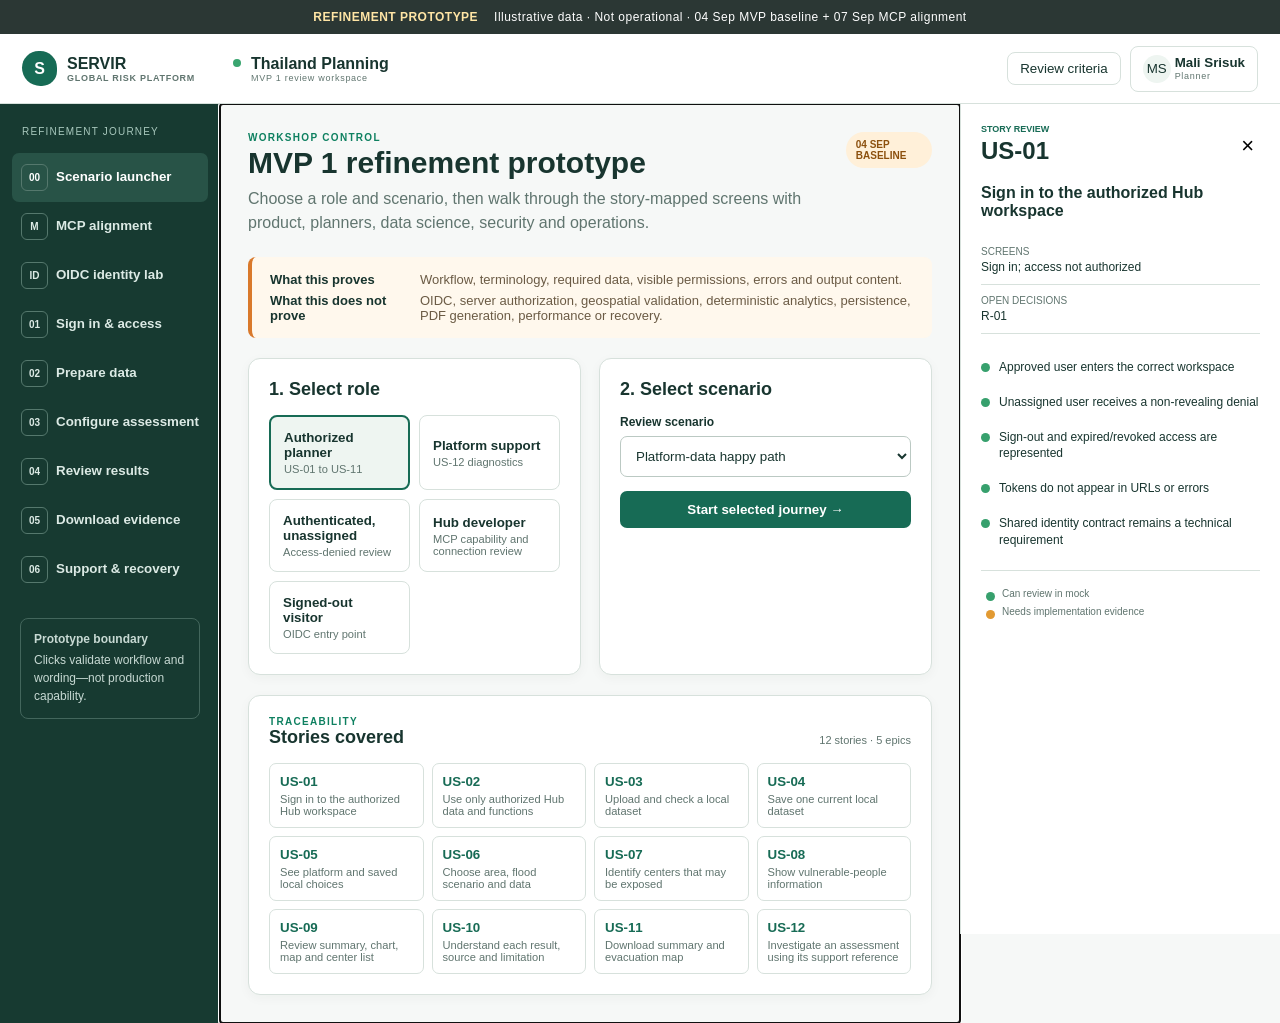
<file: public/mvp1/index.html>
<!doctype html>
<html lang="en">
<head>
  <meta charset="utf-8" />
  <meta name="viewport" content="width=device-width,initial-scale=1" />
  <title>GRP MVP 1 — Refinement Prototype</title>
  <link rel="stylesheet" href="mvp1.css" />
</head>
<body>
  <div class="prototype-ribbon"><strong>REFINEMENT PROTOTYPE</strong><span>Illustrative data · Not operational · 04 Sep MVP baseline + 07 Sep MCP alignment</span></div>
  <header class="topbar">
    <a class="brand" href="#launcher" aria-label="MVP 1 refinement home"><span class="brand-mark">S</span><span>SERVIR<small>GLOBAL RISK PLATFORM</small></span></a>
    <div class="workspace"><span></span><b>Thailand Planning</b><small>MVP 1 review workspace</small></div>
    <div class="top-actions"><button class="quiet" id="criteriaToggle" aria-pressed="true">Review criteria</button><button class="user-button" id="userButton"><span id="userInitials">MS</span><b id="userName">Mali Srisuk</b><small id="userRole">Planner</small></button></div>
  </header>

  <div class="layout">
    <nav class="side-nav" aria-label="MVP journey">
      <p>REFINEMENT JOURNEY</p>
      <button data-screen="launcher"><span>00</span>Scenario launcher</button>
      <button data-screen="mcp"><span>M</span>MCP alignment</button>
      <button data-screen="oidc" data-story="US-01"><span>ID</span>OIDC identity lab</button>
      <button data-screen="signin" data-story="US-01"><span>01</span>Sign in & access</button>
      <button data-screen="sources" data-story="US-03"><span>02</span>Prepare data</button>
      <button data-screen="configure" data-story="US-06"><span>03</span>Configure assessment</button>
      <button data-screen="results" data-story="US-09"><span>04</span>Review results</button>
      <button data-screen="downloads" data-story="US-11"><span>05</span>Download evidence</button>
      <button data-screen="support" data-story="US-12"><span>06</span>Support & recovery</button>
      <div class="nav-note"><b>Prototype boundary</b><p>Clicks validate workflow and wording—not production capability.</p></div>
    </nav>

    <main id="mainContent" tabindex="-1">
      <section class="screen" data-screen-panel="launcher">
        <div class="page-heading"><div><p class="eyebrow">WORKSHOP CONTROL</p><h1>MVP 1 refinement prototype</h1><p>Choose a role and scenario, then walk through the story-mapped screens with product, planners, data science, security and operations.</p></div><span class="tag proposed">04 SEP BASELINE</span></div>
        <div class="warning callout"><b>What this proves</b><p>Workflow, terminology, required data, visible permissions, errors and output content.</p><b>What this does not prove</b><p>OIDC, server authorization, geospatial validation, deterministic analytics, persistence, PDF generation, performance or recovery.</p></div>
        <div class="launcher-grid">
          <section class="card"><h2>1. Select role</h2><div class="choice-list" id="roleChoices">
            <button data-role="planner" class="selected"><b>Authorized planner</b><small>US-01 to US-11</small></button>
            <button data-role="support"><b>Platform support</b><small>US-12 diagnostics</small></button>
            <button data-role="unauthorized"><b>Authenticated, unassigned</b><small>Access-denied review</small></button>
            <button data-role="developer"><b>Hub developer</b><small>MCP capability and connection review</small></button>
            <button data-role="signedout"><b>Signed-out visitor</b><small>OIDC entry point</small></button>
          </div></section>
          <section class="card"><h2>2. Select scenario</h2><label class="field"><span>Review scenario</span><select id="scenarioSelect"><option value="happy">Platform-data happy path</option><option value="local">Saved local data path</option><option value="upload-error">Invalid upload</option><option value="replace-error">Failed replacement</option><option value="vulnerability-error">Vulnerability unavailable</option><option value="calculation-error">Calculation failure</option><option value="mcp-gap">MCP declared gap / refusal</option><option value="verification-error">Grounding verification failure</option><option value="mcp-unavailable">MCP unavailable after analysis</option><option value="cross-hub">Cross-Hub access denied</option><option value="export-error">Export failure</option></select></label><button class="primary full" id="startJourney">Start selected journey →</button></section>
        </div>
        <section class="card story-map"><div class="section-head"><div><p class="eyebrow">TRACEABILITY</p><h2>Stories covered</h2></div><span>12 stories · 5 epics</span></div><div id="storyGrid" class="story-grid"></div></section>
      </section>

      <section class="screen" data-screen-panel="mcp" hidden>
        <div class="page-heading"><div><p class="eyebrow">MCP ALIGNMENT v0.2 · WORKSHOP VIEW</p><h1>Hub–platform capability map</h1><p>Review what the Thailand product needs, what SIG MCP appears to provide, and which responsibilities still require agreement with Jordan.</p></div><span class="tag proposed">NOT CONNECTED</span></div>
        <div id="mcpContent"></div>
      </section>

      <section class="screen" data-screen-panel="oidc" hidden>
        <div class="page-heading"><div><p class="eyebrow">US-01 / US-02 · IDENTITY EXPLAINER</p><h1>OIDC identity and role lab</h1><p>Click through one-time application registration, a normal planner sign-in, token purposes and server-side role authorization.</p></div><span class="tag proposed">SIMULATED</span></div>
        <div id="oidcContent"></div>
      </section>

      <section class="screen" data-screen-panel="signin" hidden>
        <div class="auth-shell">
          <div class="auth-context"><p class="eyebrow">THAILAND REFERENCE EXPERIENCE</p><h1>Flood-exposure planning evidence</h1><p>Identify evacuation centers that may be exposed, review vulnerable-people information and prepare traceable planning outputs.</p><ul><li>Static planning scenarios—not forecasts</li><li>Evidence support—not a safe-center declaration</li><li>Private workspace by default</li></ul></div>
          <div class="auth-card" id="authCard"><p class="eyebrow">AUTHORIZED ACCESS</p><h2>Sign in to your workspace</h2><p>Continue through your approved organization identity provider.</p><button class="primary full" id="signInButton">Continue with organization account</button><p class="micro">Production requires OIDC, verified Hub claims, durable sessions and revocation. This click is simulated.</p></div>
        </div>
      </section>

      <section class="screen" data-screen-panel="sources" hidden>
        <div class="page-heading"><div><p class="eyebrow">EPIC 2 · US-03–US-05</p><h1>Data sources</h1><p>Review platform-provided and current saved local data separately.</p></div><button class="primary" id="openUpload">＋ Upload local dataset</button></div>
        <div id="sourceContent"></div>
      </section>

      <section class="screen" data-screen-panel="configure" hidden>
        <div class="page-heading"><div><p class="eyebrow">EPIC 3 · US-06</p><h1>Configure assessment</h1><p>Choose one explicit area, static flood scenario and authorized source for each input.</p></div><span class="tag proposed">DRAFT</span></div>
        <div class="config-layout"><form class="card" id="configForm"><h2>Assessment inputs</h2>
          <label class="field"><span>Supported area</span><select><option>Phaya Thai District, Bangkok</option><option disabled>Additional production areas — TBC</option></select><small>Boundary source: Thailand administrative boundary · provider/edition TBC</small></label>
          <fieldset><legend>JRC static flood scenario</legend><div class="scenario-options" id="scenarioOptions"></div><p class="info-line">ⓘ A return-period layer is a static planning scenario—not a current forecast or warning.</p></fieldset>
          <fieldset><legend>Required data sources</legend><label class="field"><span>Flood hazard</span><select id="hazardSource"><option>Platform-provided · JRC flood-hazard layer</option><option>Saved local · BMA September flood study</option></select></label><label class="field"><span>Evacuation centers</span><select><option>Saved local · BMA Phaya Thai center register</option><option disabled>Platform source · provider approval pending</option></select></label><label class="field"><span>Vulnerability</span><select><option>Platform-provided · Normalized vulnerability raster</option><option disabled>Saved local · No available dataset</option></select><small>Metric: Normalized vulnerability index, 0–1 · not a population count</small></label></fieldset>
          <button type="button" class="primary full" id="reviewRun">Review and run assessment →</button></form><aside class="card map-preview"><div class="map-title"><b>Area preview</b><span>Illustrative geometry</span></div><div class="mini-map"><div class="river"></div><div class="boundary"></div><b>PHAYA THAI</b></div><dl class="source-summary"><div><dt>Boundary</dt><dd>Provider/edition TBC</dd></div><div><dt>Coverage</dt><dd>Supported for prototype</dd></div><div><dt>Data boundary</dt><dd>Thailand Planning Hub</dd></div></dl></aside></div>
      </section>

      <section class="screen" data-screen-panel="results" hidden>
        <div id="resultContent"></div>
      </section>

      <section class="screen" data-screen-panel="downloads" hidden>
        <div class="page-heading"><div><p class="eyebrow">EPIC 4 · US-11</p><h1>Download planning evidence</h1><p>Downloads remain private to the workspace. Downloading does not publish the assessment.</p></div><span class="tag private">PRIVATE</span></div>
        <div id="downloadContent"></div>
      </section>

      <section class="screen" data-screen-panel="support" hidden>
        <div class="page-heading"><div><p class="eyebrow">EPIC 5 · US-12</p><h1>Assessment support</h1><p>Find a run by assessment or support reference without exposing unnecessary private data.</p></div><span class="tag internal">SUPPORT ONLY</span></div>
        <div id="supportContent"></div>
      </section>
    </main>

    <aside class="criteria-panel" id="criteriaPanel"><div class="criteria-head"><div><p>STORY REVIEW</p><h2 id="criteriaStory">US-01</h2></div><button id="closeCriteria" aria-label="Close criteria">×</button></div><h3 id="criteriaTitle"></h3><dl><div><dt>Screens</dt><dd id="criteriaScreens"></dd></div><div><dt>Open decisions</dt><dd id="criteriaDecisions"></dd></div></dl><div id="criteriaList"></div><div class="criteria-legend"><span><i class="ux"></i>Can review in mock</span><span><i class="real"></i>Needs implementation evidence</span></div></aside>
  </div>

  <dialog id="modal"><div id="modalContent"></div></dialog>
  <div class="toast" id="toast" role="status" aria-live="polite"></div>
  <script src="mock-data.js"></script>
  <script src="mvp1.js"></script>
</body>
</html>
</file>
<file: public/mvp1/mvp1.css>
:root{--ink:#18352f;--muted:#60756f;--green:#176b55;--green2:#0e8060;--pale:#eef5f1;--line:#d7e1dc;--orange:#d9792b;--red:#b54842;--purple:#71508f;--blue:#26769a;--shadow:0 12px 32px rgba(21,55,46,.12);font-family:Inter,Segoe UI,Arial,sans-serif;color:var(--ink);background:#f6f8f7}*{box-sizing:border-box}body{margin:0}.prototype-ribbon{height:34px;background:#2b3734;color:#fff;display:flex;align-items:center;justify-content:center;gap:16px;font-size:12px;letter-spacing:.04em}.prototype-ribbon strong{color:#ffe5a5}.topbar{height:70px;background:#fff;border-bottom:1px solid var(--line);display:flex;align-items:center;padding:0 22px;position:sticky;top:0;z-index:20}.brand{display:flex;align-items:center;gap:10px;color:var(--ink);text-decoration:none;font-weight:800}.brand-mark{width:35px;height:35px;border-radius:50% 50% 45% 55%;display:grid;place-items:center;background:var(--green);color:#fff}.brand small,.workspace small,.user-button small{display:block;font-size:9px;letter-spacing:.08em;color:var(--muted)}.workspace{margin-left:38px;display:grid;grid-template-columns:10px auto;column-gap:8px}.workspace>span{width:8px;height:8px;border-radius:50%;background:#39a56f;grid-row:1/3;margin-top:4px}.top-actions{margin-left:auto;display:flex;gap:9px;align-items:center}.quiet,.user-button{border:1px solid var(--line);background:#fff;border-radius:8px;padding:8px 12px;color:var(--ink);cursor:pointer}.user-button{display:grid;grid-template-columns:32px auto;text-align:left}.user-button>span{grid-row:1/3;width:28px;height:28px;background:var(--pale);border-radius:50%;display:grid;place-items:center;margin-right:7px}.layout{display:grid;grid-template-columns:220px minmax(0,1fr) 320px;min-height:calc(100vh - 104px)}.side-nav{background:#173a31;color:#fff;padding:22px 12px}.side-nav>p{font-size:10px;letter-spacing:.12em;color:#a8c8bd;margin:0 10px 16px}.side-nav>button{width:100%;border:0;background:transparent;color:#dceae5;padding:11px 9px;border-radius:7px;text-align:left;cursor:pointer;font-weight:600}.side-nav>button span{display:inline-grid;place-items:center;width:27px;height:27px;margin-right:8px;border:1px solid #55786d;border-radius:6px;font-size:10px}.side-nav>button:hover,.side-nav>button.active{background:#285347;color:#fff}.nav-note{margin:24px 8px 0;padding:13px;border:1px solid #43665c;border-radius:8px;font-size:12px;color:#c7d9d3}.nav-note p{margin:5px 0 0;line-height:1.5}main{padding:28px;min-width:0}.screen{max-width:1220px;margin:auto}.page-heading{display:flex;justify-content:space-between;align-items:flex-start;margin-bottom:22px;gap:20px}.page-heading h1{margin:3px 0 7px;font-size:30px}.page-heading p:not(.eyebrow){margin:0;max-width:760px;color:var(--muted);line-height:1.5}.eyebrow{margin:0;color:var(--green2);font-weight:800;font-size:10px;letter-spacing:.13em}.tag{padding:7px 10px;border-radius:20px;font-size:10px;font-weight:800}.tag.proposed{background:#fff0d9;color:#8c500e}.tag.private{background:#e8f2fd;color:#205e83}.tag.internal{background:#eee9f6;color:#624480}.card{background:#fff;border:1px solid var(--line);border-radius:12px;padding:20px;box-shadow:0 3px 12px rgba(20,45,38,.04)}.warning.callout{border-left:4px solid var(--orange);background:#fff8ed;padding:15px 18px;border-radius:8px;margin-bottom:20px;display:grid;grid-template-columns:140px 1fr;gap:6px 10px;font-size:13px}.warning.callout p{margin:0;color:#6b5b45}.launcher-grid{display:grid;grid-template-columns:1fr 1fr;gap:18px;margin-bottom:20px}.card h2{font-size:18px;margin:0 0 15px}.choice-list{display:grid;grid-template-columns:1fr 1fr;gap:9px}.choice-list button{padding:13px;text-align:left;border:1px solid var(--line);background:#fff;border-radius:8px;cursor:pointer;color:var(--ink)}.choice-list button.selected{border:2px solid var(--green);background:var(--pale)}.choice-list small{display:block;color:var(--muted);margin-top:3px}.field{display:block;margin:14px 0}.field>span,legend{display:block;font-weight:700;font-size:12px;margin-bottom:7px}.field select,.field input{width:100%;padding:11px;border:1px solid #bbc9c3;border-radius:7px;background:#fff;color:var(--ink)}.field small{display:block;color:var(--muted);margin-top:6px}.primary{border:0;background:var(--green);color:#fff;padding:11px 16px;border-radius:7px;font-weight:700;cursor:pointer}.primary:hover{background:#0d5a46}.full{width:100%}.section-head{display:flex;justify-content:space-between;align-items:center}.section-head span{font-size:11px;color:var(--muted)}.story-grid{display:grid;grid-template-columns:repeat(4,1fr);gap:8px}.story-grid button{border:1px solid var(--line);background:#fff;border-radius:7px;padding:10px;text-align:left;cursor:pointer}.story-grid button:hover{border-color:var(--green)}.story-grid b{color:var(--green);display:block}.story-grid small{display:block;color:var(--muted);margin-top:4px}.auth-shell{min-height:650px;display:grid;grid-template-columns:1.1fr .9fr;background:#fff;border-radius:15px;overflow:hidden;box-shadow:var(--shadow)}.auth-context{padding:70px;background:linear-gradient(145deg,#123c32,#246955);color:#fff}.auth-context .eyebrow{color:#a7e4cf}.auth-context h1{font-size:40px;max-width:540px}.auth-context p,.auth-context li{color:#d7ebe4;line-height:1.6}.auth-card{align-self:center;margin:50px;padding:32px;border:1px solid var(--line);border-radius:12px}.auth-card h2{font-size:25px}.micro{font-size:11px;color:var(--muted);line-height:1.5}.source-group{margin-bottom:20px}.source-group h2{margin-bottom:10px}.source-cards{display:grid;grid-template-columns:1fr 1fr;gap:12px}.source-card{background:#fff;border:1px solid var(--line);border-radius:10px;padding:16px}.source-card header{display:flex;justify-content:space-between}.source-card h3{margin:7px 0}.source-card p{margin:4px 0;color:var(--muted);font-size:12px}.source-card .origin{font-size:10px;font-weight:800;color:var(--green)}.status{display:inline-block;border-radius:14px;padding:5px 8px;font-size:10px;font-weight:800;background:#e5f4eb;color:#276441}.status.tbc{background:#fff0d9;color:#86500f}.status.unavailable{background:#fce8e7;color:#913c38}.config-layout{display:grid;grid-template-columns:1.4fr .6fr;gap:18px}fieldset{border:0;border-top:1px solid var(--line);padding:18px 0;margin:12px 0}.scenario-options{display:grid;grid-template-columns:repeat(4,1fr);gap:8px}.scenario-option{border:1px solid var(--line);background:#fff;border-radius:8px;padding:9px;cursor:pointer;text-align:left}.scenario-option.selected{border:2px solid var(--green);background:var(--pale)}.scenario-option b,.scenario-option small{display:block}.scenario-option small{color:var(--muted);margin-top:3px}.info-line{background:#eef6fb;padding:10px;color:#315f74;font-size:12px}.map-preview{align-self:start}.map-title{display:flex;justify-content:space-between;font-size:12px}.map-title span{color:var(--muted)}.mini-map,.result-map{position:relative;overflow:hidden;background:linear-gradient(25deg,#e9efeb,#dbe6df);border-radius:8px;margin:12px 0}.mini-map{height:260px}.mini-map:before,.result-map:before{content:"";position:absolute;inset:0;background-image:linear-gradient(#fff8 1px,transparent 1px),linear-gradient(90deg,#fff8 1px,transparent 1px);background-size:34px 34px}.river{position:absolute;width:50px;height:130%;background:#a9d7e4;transform:rotate(18deg);left:25%;top:-15%}.boundary{position:absolute;inset:23% 14%;border:3px solid var(--green);background:#70a99033;clip-path:polygon(8% 18%,70% 0,98% 36%,76% 91%,20% 100%,0 58%)}.mini-map>b{position:absolute;left:42%;top:47%;font-size:11px}.source-summary div{padding:9px 0;border-bottom:1px solid var(--line)}dt{font-size:10px;color:var(--muted);text-transform:uppercase}dd{margin:3px 0 0;font-size:12px}.criteria-panel{background:#fff;border-left:1px solid var(--line);padding:20px;position:sticky;top:70px;height:calc(100vh - 70px);overflow:auto}.criteria-panel.closed{display:none}.layout.criteria-closed{grid-template-columns:220px minmax(0,1fr)}.criteria-head{display:flex;justify-content:space-between}.criteria-head p{margin:0;color:var(--green);font-size:9px;font-weight:800}.criteria-head h2{margin:3px 0}.criteria-head button{border:0;background:transparent;font-size:22px;cursor:pointer}.criteria-panel h3{font-size:16px}.criteria-panel dl>div{padding:10px 0;border-bottom:1px solid var(--line)}.criterion{display:flex;gap:9px;padding:9px 0;font-size:12px;line-height:1.4}.criterion i,.criteria-legend i{width:9px;height:9px;border-radius:50%;background:#37a06d;flex:0 0 auto;margin-top:4px}.criterion.real i,.criteria-legend i.real{background:#e29a32}.criteria-legend{border-top:1px solid var(--line);margin-top:12px;padding-top:12px;font-size:10px;color:var(--muted)}.criteria-legend span{display:flex;gap:7px;margin:5px}.criteria-legend i{display:inline-block}.result-header{display:flex;justify-content:space-between;gap:15px}.result-header h1{margin:3px 0}.result-warning{background:#fff7e8;border:1px solid #f1d69d;border-radius:8px;padding:10px;font-size:12px}.kpis{display:grid;grid-template-columns:repeat(4,1fr);gap:10px;margin:18px 0}.kpi{padding:15px;background:#fff;border:1px solid var(--line);border-radius:9px}.kpi b{font-size:27px;display:block}.kpi small{color:var(--muted)}.results-grid{display:grid;grid-template-columns:1.15fr .85fr;gap:14px}.result-map{height:490px;margin:0}.flood-shape{position:absolute;left:21%;top:12%;width:50%;height:73%;background:#60a8d066;clip-path:polygon(38% 0,83% 17%,100% 63%,65% 100%,21% 82%,0 37%)}.vulnerability-shape{position:absolute;left:37%;top:29%;width:40%;height:42%;background:repeating-linear-gradient(45deg,#7f589660 0 5px,#9d7bb255 5px 10px)}.marker{position:absolute;transform:translate(-50%,-50%);width:25px;height:25px;border:2px solid #fff;border-radius:50%;display:grid;place-items:center;color:#fff;font-size:11px;font-weight:800;box-shadow:0 2px 7px #0005;cursor:pointer}.marker.exposed{background:var(--red)}.marker.clear{background:var(--green)}.marker.active{outline:4px solid #f6b940}.map-legend{position:absolute;left:12px;bottom:12px;background:#fffe;padding:10px;border-radius:7px;font-size:10px}.map-legend span{display:block;margin:4px}.center-panel{background:#fff;border:1px solid var(--line);border-radius:10px;overflow:hidden}.center-panel header{padding:14px;border-bottom:1px solid var(--line)}.center-filters{display:flex;gap:5px;margin-top:9px;flex-wrap:wrap}.center-filters button{border:1px solid var(--line);background:#fff;border-radius:14px;padding:5px 8px;font-size:10px;cursor:pointer}.center-filters button.selected{background:var(--ink);color:#fff}.center-list{max-height:410px;overflow:auto}.center-row{width:100%;border:0;border-bottom:1px solid var(--line);background:#fff;padding:11px;text-align:left;display:grid;grid-template-columns:28px 1fr;cursor:pointer;color:var(--ink)}.center-row:hover,.center-row.active{background:var(--pale)}.center-row i{font-style:normal;width:23px;height:23px;border-radius:50%;display:grid;place-items:center;color:#fff}.center-row i.exposed{background:var(--red)}.center-row i.clear{background:var(--green)}.center-row i.unable{background:#6f7775}.center-row small{display:block;color:var(--muted);margin-top:3px}.chart-card{margin-top:14px}.bars{display:grid;gap:8px}.bar{display:grid;grid-template-columns:75px 1fr 40px;align-items:center;gap:8px;font-size:11px}.bar div{height:12px;background:#eee;border-radius:7px;overflow:hidden}.bar i{display:block;height:100%;background:var(--purple)}.download-grid{display:grid;grid-template-columns:1fr 1fr;gap:16px}.download-card{background:#fff;border:1px solid var(--line);border-radius:10px;padding:18px}.document-preview{margin:15px auto;width:85%;aspect-ratio:1/1.25;background:#fff;border:1px solid #bbc8c2;box-shadow:0 4px 12px #0002;padding:16px;font-size:8px}.document-preview h3{font-size:13px}.preview-map{height:42%;background:linear-gradient(135deg,#dce8df,#bcd1c5);position:relative;overflow:hidden}.preview-map:after{content:"RP100 · ILLUSTRATIVE";position:absolute;left:7px;bottom:7px;background:#fff;padding:3px}.support-search{display:flex;gap:8px}.support-search input{flex:1;padding:11px;border:1px solid var(--line);border-radius:7px}.support-grid{display:grid;grid-template-columns:1.2fr .8fr;gap:15px;margin-top:15px}.timeline{list-style:none;padding:0}.timeline li{display:grid;grid-template-columns:80px 1fr auto;gap:10px;padding:10px 0;border-bottom:1px solid var(--line);font-size:12px}.timeline em{font-style:normal;color:var(--green);font-weight:700}.health-row{display:flex;justify-content:space-between;padding:10px 0;border-bottom:1px solid var(--line);font-size:12px}.health-row b{color:var(--green)}dialog{border:0;border-radius:13px;padding:0;box-shadow:var(--shadow);width:min(680px,calc(100% - 30px));max-height:90vh}dialog::backdrop{background:#102a2388}.modal-body{padding:22px}.modal-head{display:flex;justify-content:space-between}.modal-head button{border:0;background:transparent;font-size:22px;cursor:pointer}.steps{display:flex;gap:5px;margin:14px 0}.steps span{flex:1;height:5px;background:#dfe7e3}.steps span.active{background:var(--green)}.validation-list{margin:12px 0}.validation-list div{display:flex;justify-content:space-between;padding:8px;border-bottom:1px solid var(--line);font-size:12px}.toast{position:fixed;bottom:20px;left:50%;transform:translateX(-50%);background:#193a32;color:#fff;padding:11px 18px;border-radius:8px;display:none;z-index:50}.toast.show{display:block}.mcp-summary{display:grid;grid-template-columns:1fr 1fr 1fr;gap:12px;margin-bottom:18px}.mcp-capabilities{background:#fff;border:1px solid var(--line);border-radius:10px;overflow:hidden}.mcp-row{display:grid;grid-template-columns:1.35fr .8fr 1.7fr .55fr;gap:12px;align-items:center;padding:11px 14px;border-bottom:1px solid var(--line);font-size:12px}.mcp-row.header{background:var(--pale);font-size:10px;font-weight:800;color:var(--muted)}.mcp-row:last-child{border-bottom:0}.mcp-state{border-radius:14px;padding:5px 7px;text-align:center;font-size:9px;font-weight:800}.mcp-state.available{background:#e5f4eb;color:#276441}.mcp-state.hub{background:#e7f1f8;color:#25617c}.mcp-state.decision{background:#fff0d9;color:#86500f}.mcp-state.gap{background:#fce8e7;color:#913c38}.ownership-flow{display:flex;align-items:stretch;gap:8px;margin-top:16px}.ownership-node{flex:1;border:1px solid var(--line);border-radius:9px;background:#fff;padding:13px}.ownership-node b{display:block;margin-bottom:6px}.ownership-node p{font-size:11px;color:var(--muted);line-height:1.45}.flow-arrow{align-self:center;color:var(--green);font-size:20px;font-weight:bold}.artifact-chain{display:flex;align-items:center;gap:7px;margin:14px 0}.artifact{flex:1;border:1px solid var(--line);border-radius:8px;padding:10px;background:#fff}.artifact small,.artifact b{display:block}.artifact small{color:var(--muted);margin-bottom:4px}.evidence-tier{display:inline-block;padding:4px 7px;border-radius:12px;background:#e8f2fd;color:#205e83;font-size:9px;font-weight:800}.gap-list{display:grid;grid-template-columns:1fr 1fr;gap:6px}.gap-list span{padding:7px;background:#fff7e8;border-left:3px solid var(--orange);font-size:11px}.developer-checks{display:grid;grid-template-columns:1fr 1fr;gap:8px}.developer-checks label{padding:9px;border:1px solid var(--line);border-radius:7px;font-size:11px;background:#fff}.oidc-tracks{display:grid;grid-template-columns:1fr 1fr;gap:16px}.oidc-card{background:#fff;border:1px solid var(--line);border-radius:11px;padding:18px}.oidc-card h2{margin:6px 0}.oidc-card>p{color:var(--muted);font-size:12px;line-height:1.5}.oidc-actions{display:flex;gap:8px;flex-wrap:wrap}.oidc-diagram{display:flex;align-items:center;gap:7px;margin:18px 0}.oidc-node{flex:1;padding:12px 8px;text-align:center;border:1px solid var(--line);border-radius:8px;background:#fff}.oidc-node b,.oidc-node small{display:block}.oidc-node small{color:var(--muted);margin-top:4px}.token-grid{display:grid;grid-template-columns:repeat(4,1fr);gap:9px;margin-top:14px}.token-card{padding:12px;border:1px solid var(--line);border-radius:8px;background:#fff}.token-card b,.token-card small{display:block}.token-card small{color:var(--muted);margin:5px 0;line-height:1.4}.token-card code{font-size:9px;color:var(--purple);word-break:break-all}.wizard-progress{display:flex;gap:5px;margin:12px 0 18px}.wizard-progress span{height:6px;flex:1;background:#dce6e1;border-radius:4px}.wizard-progress span.done{background:var(--green)}.wizard-step{min-height:330px}.wizard-step h3{font-size:21px;margin:7px 0}.wizard-step>p{color:var(--muted);line-height:1.55}.config-box{background:#f5f8f6;border:1px solid var(--line);border-radius:8px;padding:12px;margin:12px 0}.config-box dl{margin:0}.config-box dl div{display:grid;grid-template-columns:150px 1fr;padding:7px;border-bottom:1px solid var(--line)}.config-box dl div:last-child{border-bottom:0}.claim-table{width:100%;border-collapse:collapse;font-size:11px}.claim-table th,.claim-table td{border-bottom:1px solid var(--line);padding:7px;text-align:left}.claim-table th{color:var(--muted);font-size:9px}.wizard-actions{display:flex;justify-content:space-between;gap:8px;margin-top:16px}.secondary{border:1px solid var(--line);background:#fff;color:var(--ink);padding:10px 14px;border-radius:7px;font-weight:700;cursor:pointer}.safe-code{background:#18352f;color:#e7f4ef;border-radius:7px;padding:11px;font:11px Consolas,monospace;line-height:1.55;white-space:pre-wrap}.decision-lanes{display:grid;grid-template-columns:1fr 1fr;gap:9px}.decision-lane{padding:11px;border:1px solid var(--line);border-radius:8px}.decision-lane.good{background:#eef8f2}.decision-lane.bad{background:#fff0ef}@media(max-width:1100px){.layout{grid-template-columns:190px 1fr}.criteria-panel{position:fixed;right:0;width:320px;z-index:30;box-shadow:var(--shadow)}.story-grid{grid-template-columns:repeat(3,1fr)}}@media(max-width:760px){.prototype-ribbon span,.workspace,.quiet{display:none}.layout,.layout.criteria-closed{display:block}.side-nav{display:flex;overflow:auto;padding:7px;position:sticky;top:70px;z-index:15}.side-nav>p,.side-nav .nav-note{display:none}.side-nav>button{white-space:nowrap;width:auto}.side-nav>button span{display:none}main{padding:16px}.launcher-grid,.auth-shell,.config-layout,.source-cards,.results-grid,.download-grid,.support-grid,.oidc-tracks,.decision-lanes{grid-template-columns:1fr}.token-grid{grid-template-columns:1fr 1fr}.oidc-diagram{overflow:auto}.oidc-node{min-width:130px}.auth-context{padding:35px}.auth-card{margin:20px}.story-grid{grid-template-columns:repeat(2,1fr)}.scenario-options{grid-template-columns:repeat(2,1fr)}.kpis{grid-template-columns:1fr 1fr}.warning.callout{grid-template-columns:1fr}.criteria-panel{top:104px;height:calc(100vh - 104px)}.result-header{display:block}}
</file>
